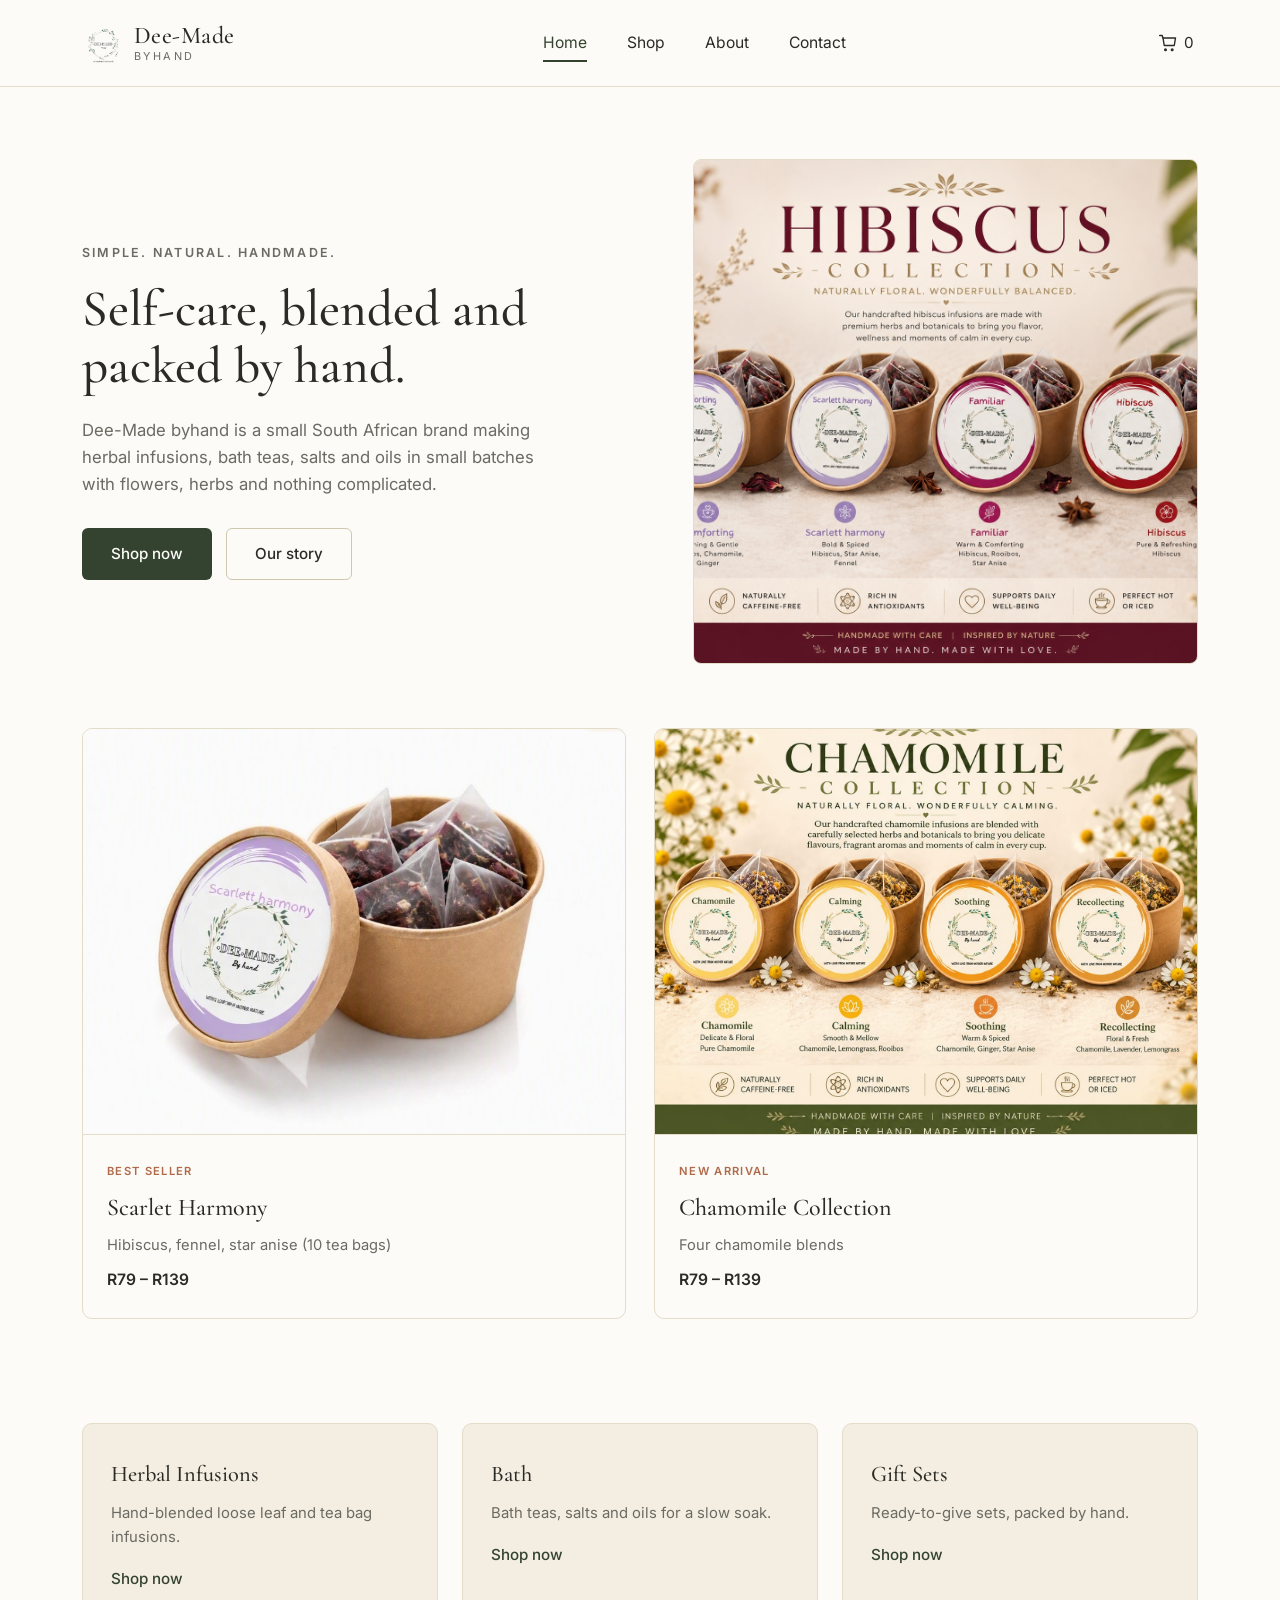
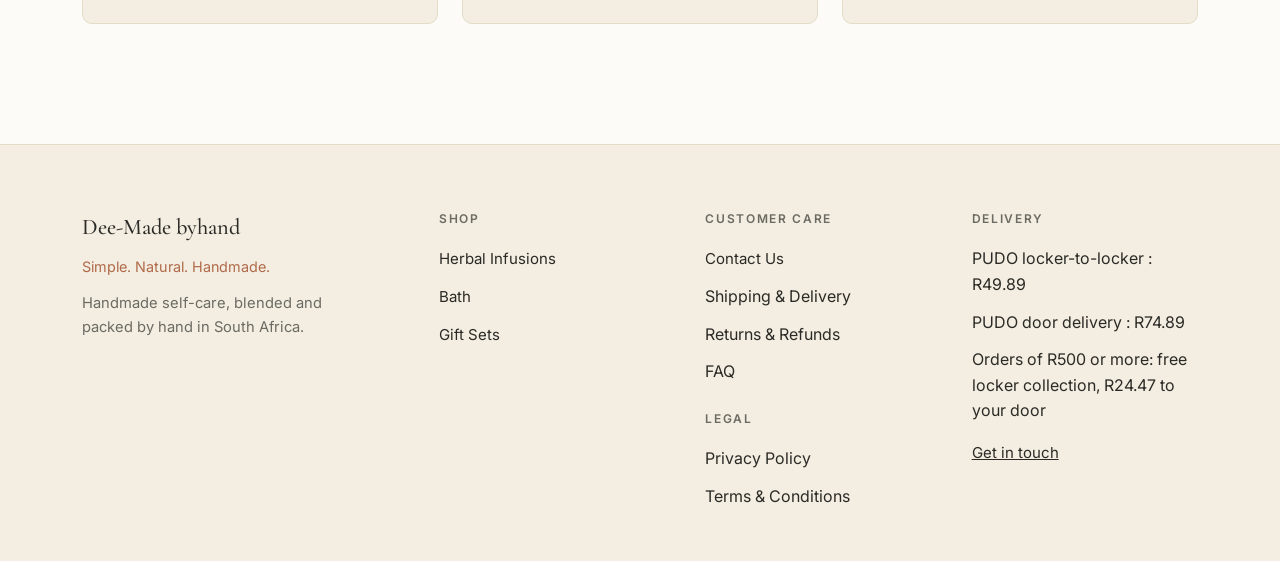
<file: index.html>
<!DOCTYPE html>
<html lang="en">
<head>
  <meta charset="UTF-8" />
  <meta name="viewport" content="width=device-width, initial-scale=1.0" />
  <title>Dee-Made byhand | Self-care, blended and packed by hand</title>
  <link rel="preconnect" href="https://fonts.googleapis.com">
  <link href="https://fonts.googleapis.com/css2?family=Cormorant+Garamond:wght@500;600&family=Inter:wght@400;500;600&display=swap" rel="stylesheet">
  <link rel="stylesheet" href="style.css" />
</head>
<body>

  <!-- ===== Header ===== -->
  <header class="site-header">
    <div class="nav-wrap">
      <a href="index.html" class="logo">
          <img src="img/dee-made-logo.png" alt="" class="logo-mark" onerror="this.hidden = true" />
        <span class="logo-copy"><span class="logo-main">Dee-Made</span><span class="logo-sub">BYHAND</span></span>
      </a>
      <nav class="nav-links" id="site-navigation">
        <a href="index.html" class="active">Home</a>
        <a href="shop.html">Shop</a>
        <a href="about.html">About</a>
        <a href="contact.html">Contact</a>
      </nav>
      <div class="nav-right">
        <button class="menu-toggle" type="button" aria-expanded="false" aria-controls="site-navigation" aria-label="Open navigation menu"><span></span><span></span><span></span></button>
        <button class="cart-icon cart-toggle" type="button" aria-label="Open shopping cart">
          <svg viewBox="0 0 24 24" fill="none" stroke-width="1.7" stroke-linecap="round" stroke-linejoin="round">
            <path d="M6 6h15l-1.5 9h-12z"></path>
            <path d="M6 6 5 3H2"></path>
            <circle cx="9" cy="20" r="1"></circle>
            <circle cx="17" cy="20" r="1"></circle>
          </svg>
          <span class="cart-count">0</span>
        </button>
      </div>
    </div>
  </header>

  <!-- ===== Hero ===== -->
  <main>
  <section class="hero">
    <div class="container hero-grid">
      <div>
        <div class="eyebrow">SIMPLE. NATURAL. HANDMADE.</div>
        <h1>Self-care, blended and packed by hand.</h1>
        <p>Dee-Made byhand is a small South African brand making herbal infusions, bath teas, salts and oils in small batches with flowers,
           herbs and nothing complicated.</p>
        <div class="hero-actions">
          <a href="shop.html" class="btn btn-primary">Shop now</a>
          <a href="about.html" class="btn btn-outline">Our story</a>
        </div>
      </div>
      <div class="placeholder-box image-box">
        <img src="img/hibiscus-collection-banner.jpg" alt="Hibiscus Collection banner" />
      </div>
    </div>
  </section>

  <!-- ===== Featured products ===== -->
  <section class="featured-products">
    <div class="container">
      <div class="product-grid">

        <div class="product-card">
          <div class="placeholder-box image-box">
            <img src="img/scarlett-harmony-tin.jpg" alt="Scarlet Harmony tin" />
          </div>
          <div class="product-card-body">
            <div class="badge">Best seller</div>
            <h3>Scarlet Harmony</h3>
            <p class="desc">Hibiscus, fennel, star anise (10 tea bags)</p>
            <div class="price">R79 – R139</div>
          </div>
        </div>

        <div class="product-card">
          <div class="placeholder-box image-box">
            <img src="img/Chamomile Collection.jpeg" alt="Chamomile Collection cup" />
          </div>
          <div class="product-card-body">
            <div class="badge">New arrival</div>
            <h3>Chamomile Collection</h3>
            <p class="desc">Four chamomile blends</p>
            <div class="price">R79 – R139</div>
          </div>
        </div>

      </div>
    </div>
  </section>
  </main>

  <!-- ===== Categories ===== -->
  <section class="categories">
    <div class="container">
      <div class="category-grid">

        <div class="category-card">
          <h3>Herbal Infusions</h3>
          <p>Hand-blended loose leaf and tea bag infusions.</p>
          <a href="shop.html" class="shop-link">Shop now </a>
        </div>

        <div class="category-card">
          <h3>Bath</h3>
          <p>Bath teas, salts and oils for a slow soak.</p>
          <a href="shop.html" class="shop-link">Shop now </a>
        </div>

        <div class="category-card">
          <h3>Gift Sets</h3>
          <p>Ready-to-give sets, packed by hand.</p>
          <a href="shop.html" class="shop-link">Shop now </a>
        </div>

      </div>
    </div>
  </section>

  <!-- ===== Footer ===== -->
  <footer class="site-footer">
    <div class="container footer-grid">

      <div class="footer-brand">
        <h3>Dee-Made byhand</h3>
        <div class="tagline">Simple. Natural. Handmade.</div>
        <p class="desc">Handmade self-care, blended and packed by hand in South Africa.</p>
      </div>

      <div class="footer-col">
        <h4>Shop</h4>
        <ul>
          <li><a href="shop.html">Herbal Infusions</a></li>
          <li><a href="shop.html">Bath</a></li>
          <li><a href="shop.html">Gift Sets</a></li>
        </ul>
      </div>

      <div class="footer-col">
        <h4>Customer Care</h4>
        <ul>
          <li><a href="contact.html">Contact Us</a></li>
          <li>Shipping &amp; Delivery</li>
          <li>Returns &amp; Refunds</li>
          <li>FAQ</li>
        </ul>
        <h4 style="margin-top:24px;">Legal</h4>
        <ul>
          <li>Privacy Policy</li>
          <li>Terms &amp; Conditions</li>
        </ul>
      </div>

      <div class="footer-col">
        <h4>Delivery</h4>
        <ul>
          <li>PUDO locker-to-locker : R49.89</li>
          <li>PUDO door delivery : R74.89</li>
          <li>Orders of R500 or more: free locker collection, R24.47 to your door</li>
        </ul>
        <ul style="margin-top:16px;">
          <li><a href="contact.html" class="underline">Get in touch</a></li>
        </ul>
      </div>

    </div>
  </footer>

  <div class="cart-drawer" aria-hidden="true">
    <div class="cart-backdrop"></div>
    <aside class="cart-panel" aria-labelledby="cart-title">
      <div class="cart-header"><h2 id="cart-title">Your cart</h2><button class="cart-close" type="button" aria-label="Close shopping cart">Close</button></div>
      <div class="cart-items"></div>
      <p class="cart-empty">Your cart is empty.</p>
      <div class="cart-summary"><span>Total</span><strong class="cart-total-value">R0.00</strong></div>
      <button class="btn whatsapp-button" type="button">Request payment via WhatsApp</button>
      <p class="cart-notice" role="status"></p>
    </aside>
  </div>
  <script src="cart.js"></script>

</body>
</html>
</file>
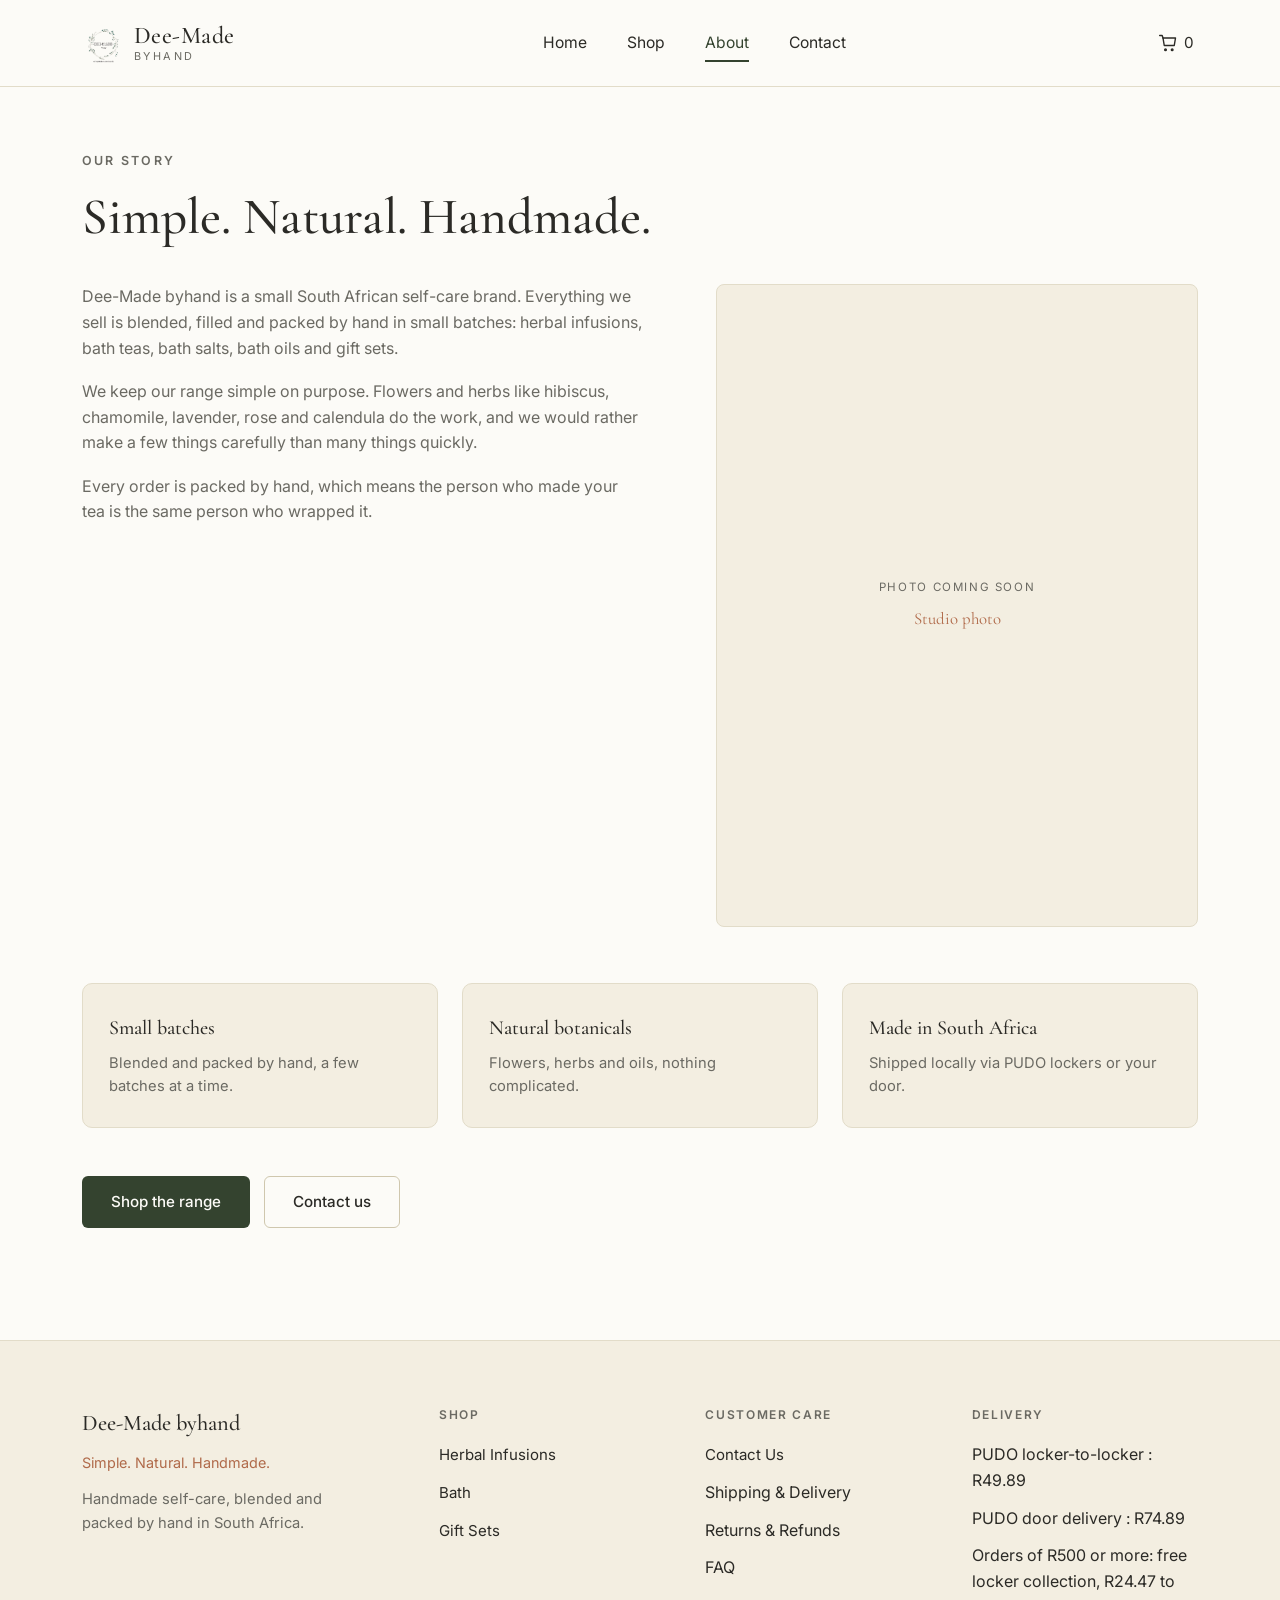
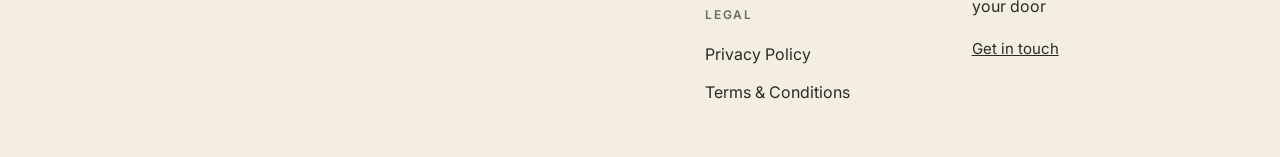
<file: about.html>
<!DOCTYPE html>
<html lang="en">
<head>
  <meta charset="UTF-8" />
  <meta name="viewport" content="width=device-width, initial-scale=1.0" />
  <title>About | Dee-Made byhand</title>
  <link rel="preconnect" href="https://fonts.googleapis.com">
  <link href="https://fonts.googleapis.com/css2?family=Cormorant+Garamond:wght@500;600&family=Inter:wght@400;500;600&display=swap" rel="stylesheet">
  <link rel="stylesheet" href="style.css" />
</head>
<body>

  <!-- ===== Header ===== -->
  <header class="site-header">
    <div class="nav-wrap">
      <a href="index.html" class="logo">
          <img src="img/dee-made-logo.png" alt="" class="logo-mark" onerror="this.hidden = true" />
        <span class="logo-copy"><span class="logo-main">Dee-Made</span><span class="logo-sub">BYHAND</span></span>
      </a>
      <nav class="nav-links" id="site-navigation">
        <a href="index.html">Home</a>
        <a href="shop.html">Shop</a>
        <a href="about.html" class="active">About</a>
        <a href="contact.html">Contact</a>
      </nav>
      <div class="nav-right">
        <button class="menu-toggle" type="button" aria-expanded="false" aria-controls="site-navigation" aria-label="Open navigation menu"><span></span><span></span><span></span></button>
        <button class="cart-icon cart-toggle" type="button" aria-label="Open shopping cart">
          <svg viewBox="0 0 24 24" fill="none" stroke-width="1.7" stroke-linecap="round" stroke-linejoin="round">
            <path d="M6 6h15l-1.5 9h-12z"></path>
            <path d="M6 6 5 3H2"></path>
            <circle cx="9" cy="20" r="1"></circle>
            <circle cx="17" cy="20" r="1"></circle>
          </svg>
          <span class="cart-count">0</span>
        </button>
      </div>
    </div>
  </header>

  <!-- ===== Story ===== -->
  <main>
  <section class="page-header">
    <div class="container">
      <div class="eyebrow">OUR STORY</div>
      <h1>Simple. Natural. Handmade.</h1>
    </div>
  </section>

  <section class="about-story">
    <div class="container about-grid">
      <div>
        <p>Dee-Made byhand is a small South African self-care brand. Everything we sell is blended, filled and packed by hand in small batches: herbal infusions, bath teas, bath salts, bath oils and gift sets.</p>
        <p>We keep our range simple on purpose. Flowers and herbs like hibiscus, chamomile, lavender, rose and calendula do the work, and we would rather make a few things carefully than many things quickly.</p>
        <p>Every order is packed by hand, which means the person who made your tea is the same person who wrapped it.</p>
      </div>
      <div class="placeholder-box">
        <span class="ph-label">Photo coming soon</span>
        <span class="ph-caption">Studio photo</span>
      </div>
    </div>
  </section>
  </main>

  <!-- ===== Feature cards ===== -->
  <section>
    <div class="container">
      <div class="feature-grid">

        <div class="feature-card">
          <h3>Small batches</h3>
          <p>Blended and packed by hand, a few batches at a time.</p>
        </div>

        <div class="feature-card">
          <h3>Natural botanicals</h3>
          <p>Flowers, herbs and oils, nothing complicated.</p>
        </div>

        <div class="feature-card">
          <h3>Made in South Africa</h3>
          <p>Shipped locally via PUDO lockers or your door.</p>
        </div>

      </div>

      <div class="about-actions">
        <a href="shop.html" class="btn btn-primary">Shop the range</a>
        <a href="contact.html" class="btn btn-outline">Contact us</a>
      </div>
    </div>
  </section>

  <!-- ===== Footer ===== -->
  <footer class="site-footer">
    <div class="container footer-grid">

      <div class="footer-brand">
        <h3>Dee-Made byhand</h3>
        <div class="tagline">Simple. Natural. Handmade.</div>
        <p class="desc">Handmade self-care, blended and packed by hand in South Africa.</p>
      </div>

      <div class="footer-col">
        <h4>Shop</h4>
        <ul>
          <li><a href="shop.html#herbal-infusions">Herbal Infusions</a></li>
          <li><a href="shop.html#bath">Bath</a></li>
          <li><a href="shop.html#gift-sets">Gift Sets</a></li>
        </ul>
      </div>

      <div class="footer-col">
        <h4>Customer Care</h4>
        <ul>
          <li><a href="contact.html">Contact Us</a></li>
          <li>Shipping &amp; Delivery</li>
          <li>Returns &amp; Refunds</li>
          <li>FAQ</li>
        </ul>
        <h4 style="margin-top:24px;">Legal</h4>
        <ul>
          <li>Privacy Policy</li>
          <li>Terms &amp; Conditions</li>
        </ul>
      </div>

      <div class="footer-col">
        <h4>Delivery</h4>
        <ul>
          <li>PUDO locker-to-locker : R49.89</li>
          <li>PUDO door delivery : R74.89</li>
          <li>Orders of R500 or more: free locker collection, R24.47 to your door</li>
        </ul>
        <ul style="margin-top:16px;">
          <li><a href="contact.html" class="underline">Get in touch</a></li>
        </ul>
      </div>

    </div>
  </footer>

  <div class="cart-drawer" aria-hidden="true">
    <div class="cart-backdrop"></div>
    <aside class="cart-panel" aria-labelledby="cart-title"><div class="cart-header"><h2 id="cart-title">Your cart</h2><button class="cart-close" type="button" aria-label="Close shopping cart">Close</button></div><div class="cart-items"></div><p class="cart-empty">Your cart is empty.</p><div class="cart-summary"><span>Total</span><strong class="cart-total-value">R0.00</strong></div><button class="btn whatsapp-button" type="button">Request payment via WhatsApp</button><p class="cart-notice" role="status"></p></aside>
  </div>
  <script src="cart.js"></script>

</body>
</html>
</file>
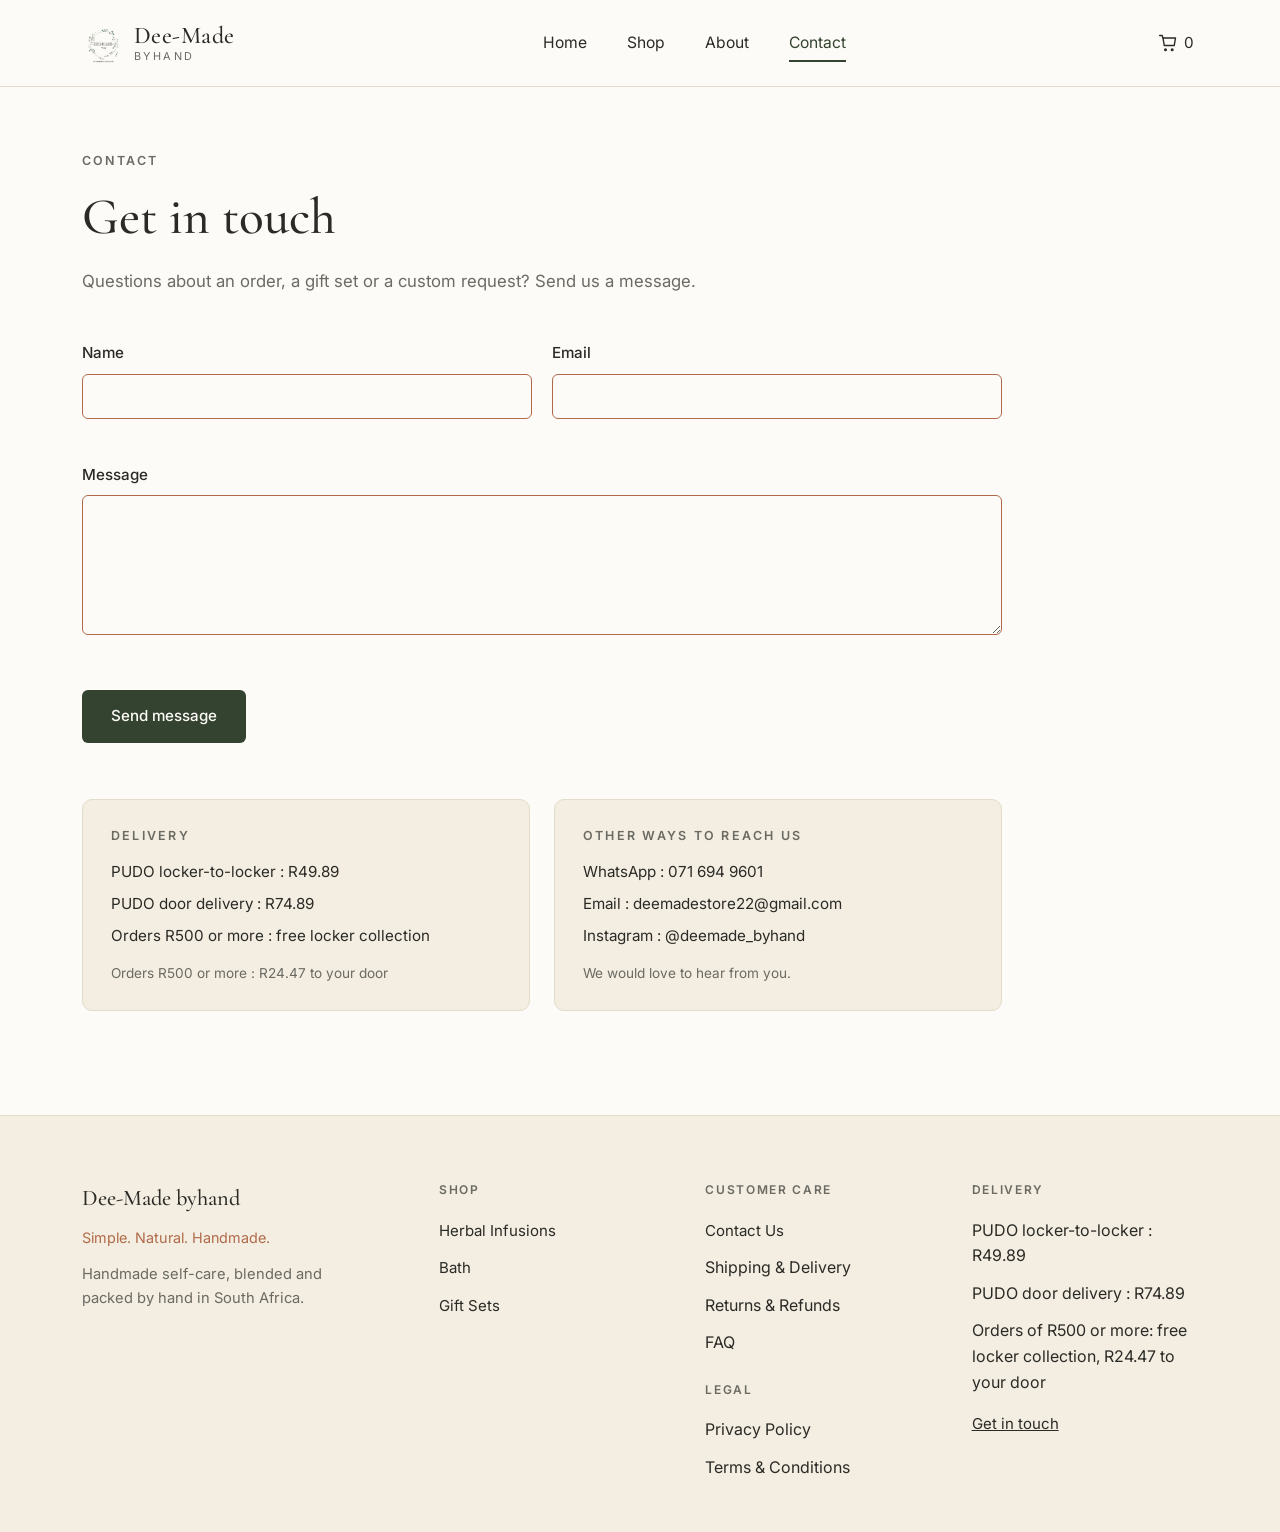
<file: contact.html>
<!DOCTYPE html>
<html lang="en">
<head>
  <meta charset="UTF-8" />
  <meta name="viewport" content="width=device-width, initial-scale=1.0" />
  <title>Contact | Dee-Made byhand</title>
  <link rel="preconnect" href="https://fonts.googleapis.com">
  <link href="https://fonts.googleapis.com/css2?family=Cormorant+Garamond:wght@500;600&family=Inter:wght@400;500;600&display=swap" rel="stylesheet">
  <link rel="stylesheet" href="style.css" />
</head>
<body>

  <!-- ===== Header ===== -->
  <header class="site-header">
    <div class="nav-wrap">
      <a href="index.html" class="logo">
          <img src="img/dee-made-logo.png" alt="" class="logo-mark" onerror="this.hidden = true" />
        <span class="logo-copy"><span class="logo-main">Dee-Made</span><span class="logo-sub">BYHAND</span></span>
      </a>
      <nav class="nav-links" id="site-navigation">
        <a href="index.html">Home</a>
        <a href="shop.html">Shop</a>
        <a href="about.html">About</a>
        <a href="contact.html" class="active">Contact</a>
      </nav>
      <div class="nav-right">
        <button class="menu-toggle" type="button" aria-expanded="false" aria-controls="site-navigation" aria-label="Open navigation menu"><span></span><span></span><span></span></button>
        <button class="cart-icon cart-toggle" type="button" aria-label="Open shopping cart">
          <svg viewBox="0 0 24 24" fill="none" stroke-width="1.7" stroke-linecap="round" stroke-linejoin="round">
            <path d="M6 6h15l-1.5 9h-12z"></path>
            <path d="M6 6 5 3H2"></path>
            <circle cx="9" cy="20" r="1"></circle>
            <circle cx="17" cy="20" r="1"></circle>
          </svg>
          <span class="cart-count">0</span>
        </button>
      </div>
    </div>
  </header>

  <!-- ===== Page header ===== -->
  <main>
  <section class="page-header">
    <div class="container">
      <div class="eyebrow">CONTACT</div>
      <h1>Get in touch</h1>
      <p>Questions about an order, a gift set or a custom request? Send us a message.</p>
    </div>
  </section>

  <!-- ===== Contact form ===== -->
  <section class="contact-section">
    <div class="container">
      <form class="contact-grid contact-form">

        <div class="form-row">
          <div class="field">
            <label for="name">Name</label>
            <input type="text" id="name" name="name" autocomplete="name" required />
          </div>
          <div class="field">
            <label for="email">Email</label>
            <input type="email" id="email" name="email" autocomplete="email" required />
          </div>
        </div>

        <div class="field full">
          <label for="message">Message</label>
          <textarea id="message" name="message" rows="6" minlength="10" required></textarea>
        </div>

        <div>
          <button type="submit" class="btn btn-primary">Send message</button>
        </div>
      </form>
      <p class="form-status" role="status" aria-live="polite"></p>

      <div class="contact-info-grid">
        <div class="info-card">
          <div class="eyebrow">DELIVERY</div>
          <p>PUDO locker-to-locker : R49.89</p>
          <p>PUDO door delivery : R74.89</p>
          <p>Orders R500 or more : free locker collection</p>
          <p>Orders R500 or more : R24.47 to your door</p>
        </div>

        <div class="info-card">
          <div class="eyebrow">OTHER WAYS TO REACH US</div>
          <p>WhatsApp : <a href="https://wa.me/27716949601">071 694 9601</a></p>
          <p>Email : <a href="mailto:deemadestore22@gmail.com">deemadestore22@gmail.com</a></p>
          <p>Instagram : <a href="https://www.instagram.com/deemade_byhand#" target="_blank" rel="noopener">@deemade_byhand</a></p>
          <p>We would love to hear from you.</p>
        </div>
      </div>
    </div>
  </section>
  </main>

  <!-- ===== Footer ===== -->
  <footer class="site-footer">
    <div class="container footer-grid">

      <div class="footer-brand">
        <h3>Dee-Made byhand</h3>
        <div class="tagline">Simple. Natural. Handmade.</div>
        <p class="desc">Handmade self-care, blended and packed by hand in South Africa.</p>
      </div>

      <div class="footer-col">
        <h4>Shop</h4>
        <ul>
          <li><a href="shop.html#herbal-infusions">Herbal Infusions</a></li>
          <li><a href="shop.html#bath">Bath</a></li>
          <li><a href="shop.html#gift-sets">Gift Sets</a></li>
        </ul>
      </div>

      <div class="footer-col">
        <h4>Customer Care</h4>
        <ul>
          <li><a href="contact.html">Contact Us</a></li>
          <li>Shipping &amp; Delivery</li>
          <li>Returns &amp; Refunds</li>
          <li>FAQ</li>
        </ul>
        <h4 style="margin-top:24px;">Legal</h4>
        <ul>
          <li>Privacy Policy</li>
          <li>Terms &amp; Conditions</li>
        </ul>
      </div>

      <div class="footer-col">
        <h4>Delivery</h4>
        <ul>
          <li>PUDO locker-to-locker : R49.89</li>
          <li>PUDO door delivery : R74.89</li>
          <li>Orders of R500 or more: free locker collection, R24.47 to your door</li>
        </ul>
        <ul style="margin-top:16px;">
          <li><a href="contact.html" class="underline">Get in touch</a></li>
        </ul>
      </div>

    </div>
  </footer>

  <div class="cart-drawer" aria-hidden="true">
    <div class="cart-backdrop"></div>
    <aside class="cart-panel" aria-labelledby="cart-title"><div class="cart-header"><h2 id="cart-title">Your cart</h2><button class="cart-close" type="button" aria-label="Close shopping cart">Close</button></div><div class="cart-items"></div><p class="cart-empty">Your cart is empty.</p><div class="cart-summary"><span>Total</span><strong class="cart-total-value">R0.00</strong></div><button class="btn whatsapp-button" type="button">Request payment via WhatsApp</button><p class="cart-notice" role="status"></p></aside>
  </div>
  <script src="cart.js"></script>

</body>
</html>
</file>
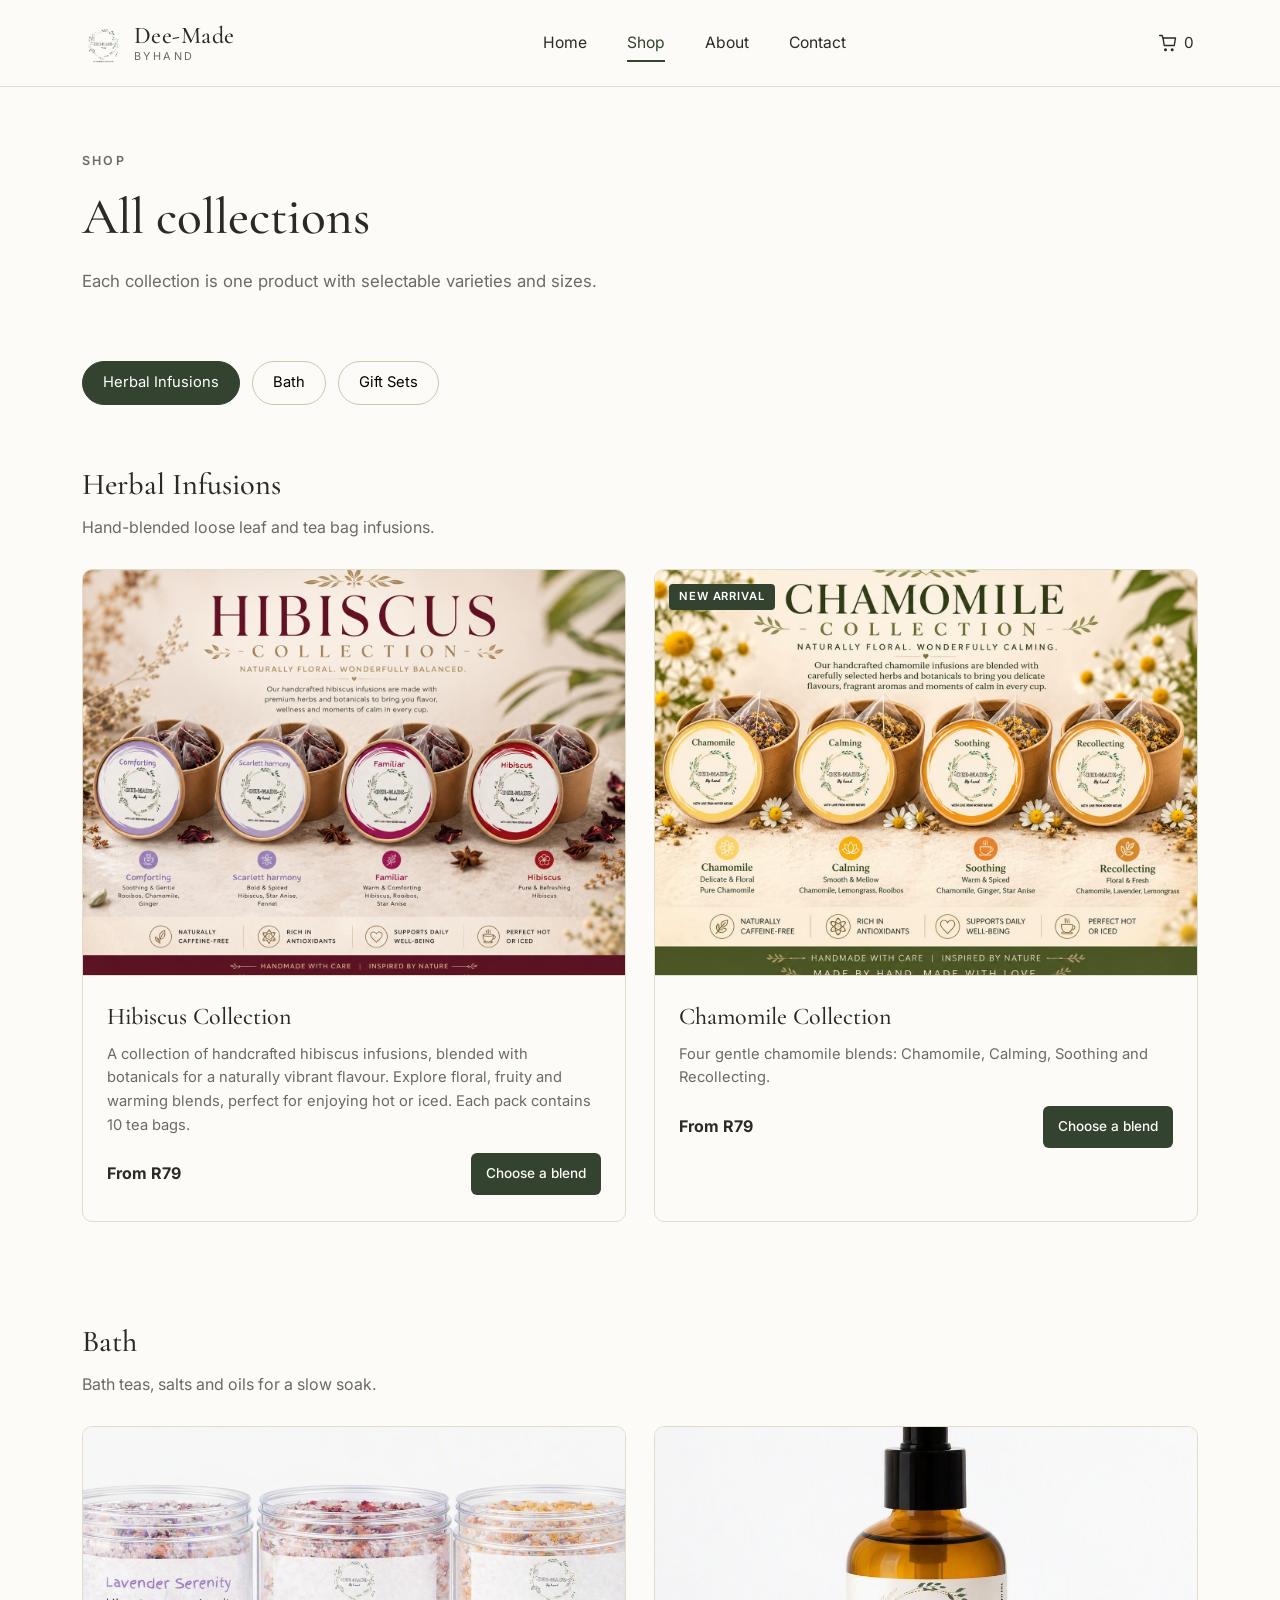
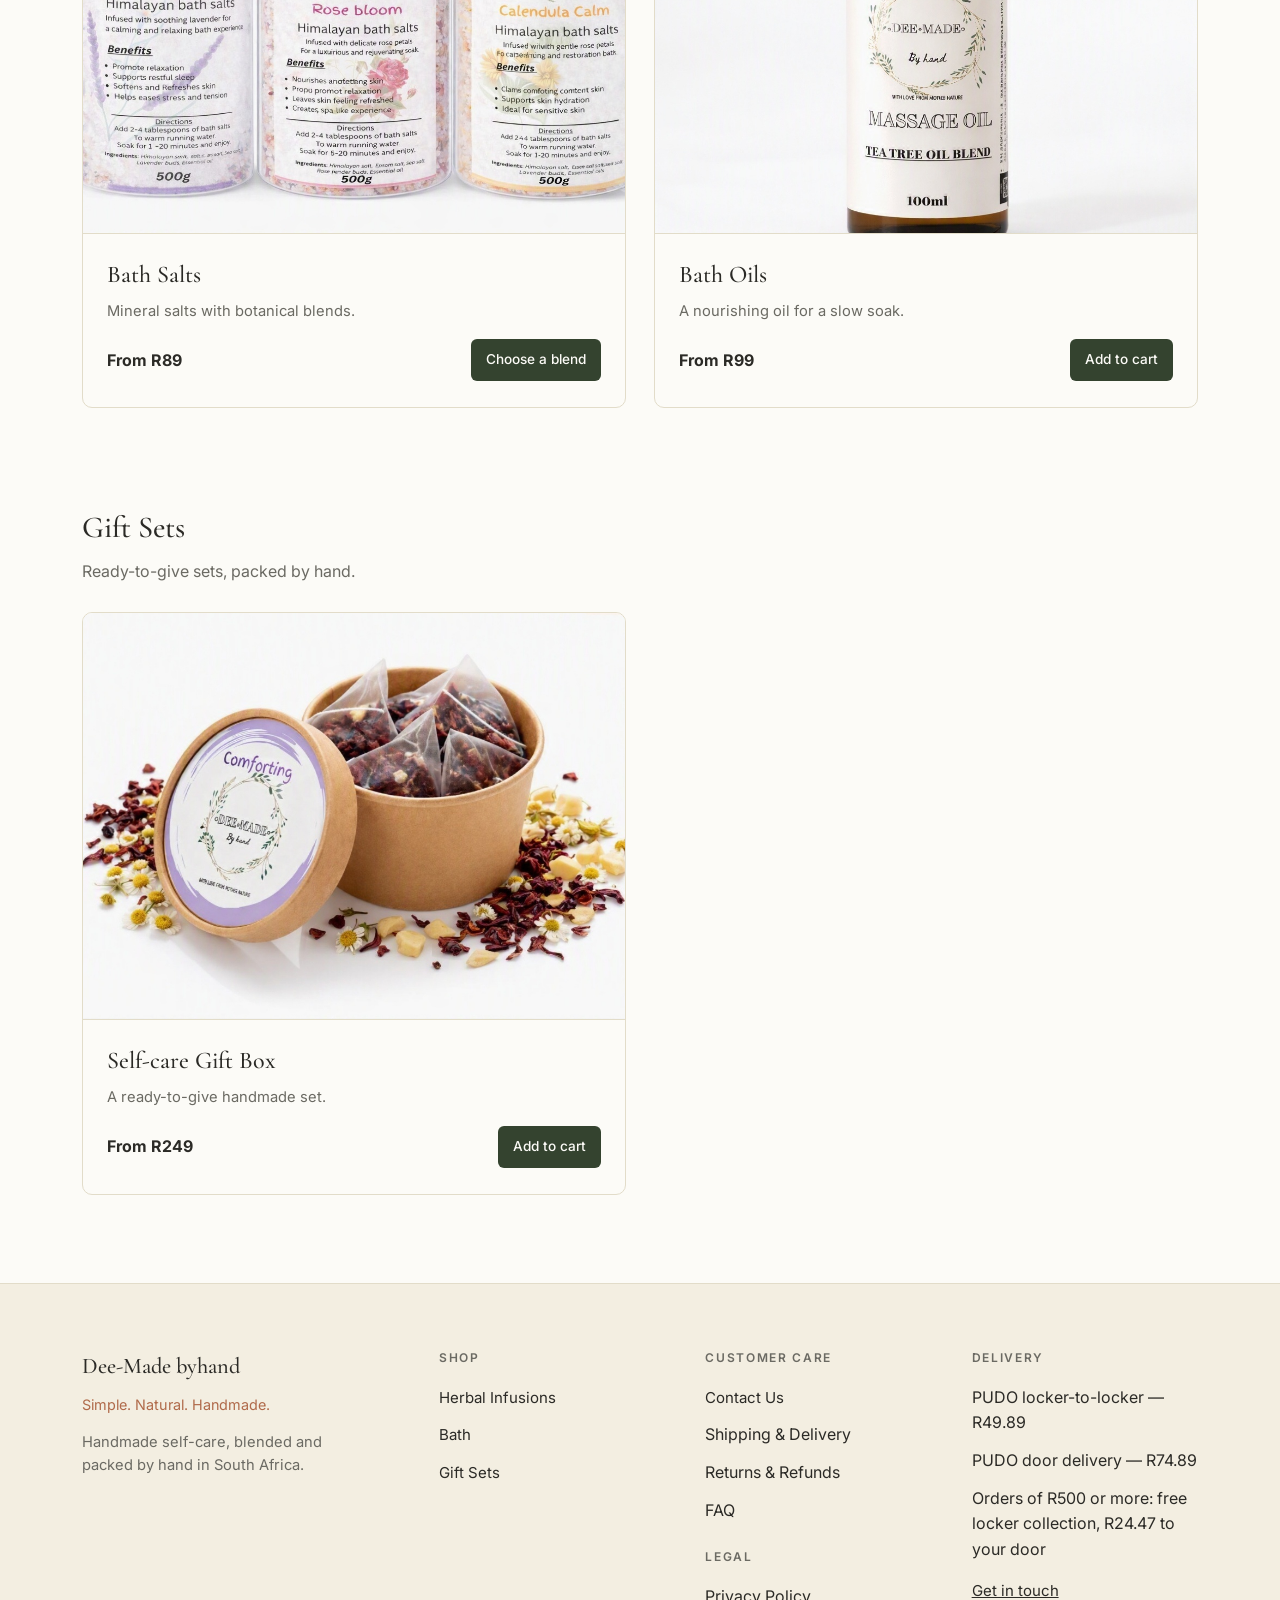
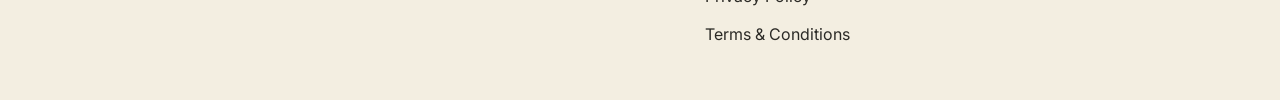
<file: shop.html>
<!DOCTYPE html>
<html lang="en">
<head>
  <meta charset="UTF-8" />
  <meta name="viewport" content="width=device-width, initial-scale=1.0" />
  <title>Shop | Dee-Made byhand</title>
  <link rel="preconnect" href="https://fonts.googleapis.com">
  <link href="https://fonts.googleapis.com/css2?family=Cormorant+Garamond:wght@500;600&family=Inter:wght@400;500;600&display=swap" rel="stylesheet">
  <link rel="stylesheet" href="style.css" />
</head>
<body>

  <!-- ===== Header ===== -->
  <header class="site-header">
    <div class="nav-wrap">
      <a href="index.html" class="logo">
          <img src="img/dee-made-logo.png" alt="" class="logo-mark" onerror="this.hidden = true" />
        <span class="logo-copy"><span class="logo-main">Dee-Made</span><span class="logo-sub">BYHAND</span></span>
      </a>
      <nav class="nav-links" id="site-navigation">
        <a href="index.html">Home</a>
        <a href="shop.html" class="active">Shop</a>
        <a href="about.html">About</a>
        <a href="contact.html">Contact</a>
      </nav>
      <div class="nav-right">
        <button class="menu-toggle" type="button" aria-expanded="false" aria-controls="site-navigation" aria-label="Open navigation menu"><span></span><span></span><span></span></button>
        <button class="cart-icon cart-toggle" type="button" aria-label="Open shopping cart">
          <svg viewBox="0 0 24 24" fill="none" stroke-width="1.7" stroke-linecap="round" stroke-linejoin="round">
            <path d="M6 6h15l-1.5 9h-12z"></path>
            <path d="M6 6 5 3H2"></path>
            <circle cx="9" cy="20" r="1"></circle>
            <circle cx="17" cy="20" r="1"></circle>
          </svg>
          <span class="cart-count">0</span>
        </button>
      </div>
    </div>
  </header>

  <!-- ===== Page header ===== -->
  <section class="page-header">
    <div class="container">
      <div class="eyebrow">SHOP</div>
      <h1>All collections</h1>
      <p>Each collection is one product with selectable varieties and sizes.</p>
    </div>
  </section>

  <!-- ===== Filter pills ===== -->
  <div class="container">
    <div class="filter-pills">
      <button class="pill active">Herbal Infusions</button>
      <button class="pill">Bath</button>
      <button class="pill">Gift Sets</button>
    </div>
  </div>

  <!-- ===== Herbal Infusions ===== -->
  <main>
  <section class="shop-section" id="herbal-infusions">
    <div class="container">
      <h2>Herbal Infusions</h2>
      <p>Hand-blended loose leaf and tea bag infusions.</p>

      <div class="product-grid">
        <div class="product-card">
          <button class="placeholder-box image-box product-image-trigger" type="button" data-select-hibiscus aria-label="Choose a Hibiscus Collection blend">
            <img src="img/hibiscus-collection-banner.jpg" alt="Hibiscus Collection" />
          </button>
          <div class="product-card-body">
            <h3>Hibiscus Collection</h3>
            <p class="desc">A collection of handcrafted hibiscus infusions,
                            blended with botanicals for a naturally vibrant flavour.
                             Explore floral, fruity and warming blends, perfect for enjoying hot or iced.
                             Each pack contains 10 tea bags.</p>
            <div class="product-purchase"><strong>From R79</strong><button class="btn btn-primary" type="button" data-select-hibiscus>Choose a blend</button></div>
          </div>
        </div>

        <div class="product-card" style="position:relative;">
          <span class="badge badge-solid" style="position:absolute; top:14px; left:14px; z-index:1;">New Arrival</span>
          <button class="placeholder-box image-box product-image-trigger" type="button" data-select-chamomile aria-label="Choose a Chamomile Collection blend">
            <img src="img/Chamomile Collection.jpeg" alt="Chamomile Collection" />
          </button>
          <div class="product-card-body">
            <h3>Chamomile Collection</h3>
            <p class="desc">Four gentle chamomile blends: Chamomile, Calming, Soothing and Recollecting.</p>
            <div class="product-purchase"><strong>From R79</strong><button class="btn btn-primary" type="button" data-select-chamomile>Choose a blend</button></div>
          </div>
        </div>
      </div>
    </div>
  </section>

  <!-- ===== Bath ===== -->
  <section class="shop-section" id="bath">
    <div class="container">
      <h2>Bath</h2>
      <p>Bath teas, salts and oils for a slow soak.</p>

      <div class="product-grid">
        <div class="product-card">
          <button class="placeholder-box image-box product-image-trigger" type="button" data-select-bath-salts aria-label="Choose a Bath Salts blend">
            <img src="img/bath-salts-trio.jpg" alt="Lavender Serenity, Rose Bloom and Calendula Calm bath salts" />
          </button>
          <div class="product-card-body">
            <h3>Bath Salts</h3>
            <p class="desc">Mineral salts with botanical blends.</p>
            <div class="product-purchase"><strong>From R89</strong><button class="btn btn-primary" type="button" data-select-bath-salts>Choose a blend</button></div>
          </div>
        </div>

        <div class="product-card">
          <div class="placeholder-box image-box">
            <img src="img/massage-oil-tea-tree.jpg" alt="Bath Oils" />
          </div>
          <div class="product-card-body">
            <h3>Bath Oils</h3>
            <p class="desc">A nourishing oil for a slow soak.</p>
            <div class="product-purchase"><strong>From R99</strong><button class="btn btn-primary" type="button" data-add-to-cart data-product="Bath Oils" data-price="99">Add to cart</button></div>
          </div>
        </div>
      </div>
    </div>
  </section>

  <!-- ===== Gift Sets ===== -->
  <section class="shop-section" id="gift-sets">
    <div class="container">
      <h2>Gift Sets</h2>
      <p>Ready-to-give sets, packed by hand.</p>

      <div class="product-grid">
        <div class="product-card">
          <div class="placeholder-box image-box">
            <img src="img/comforting-tin.jpg" alt="Self-care Gift Box" />
          </div>
          <div class="product-card-body">
            <h3>Self-care Gift Box</h3>
            <p class="desc">A ready-to-give handmade set.</p>
            <div class="product-purchase"><strong>From R249</strong><button class="btn btn-primary" type="button" data-add-to-cart data-product="Self-care Gift Box" data-price="249">Add to cart</button></div>
          </div>
        </div>
      </div>
    </div>
  </section>
  </main>

  <!-- ===== Footer ===== -->
  <footer class="site-footer">
    <div class="container footer-grid">

      <div class="footer-brand">
        <h3>Dee-Made byhand</h3>
        <div class="tagline">Simple. Natural. Handmade.</div>
        <p class="desc">Handmade self-care, blended and packed by hand in South Africa.</p>
      </div>

      <div class="footer-col">
        <h4>Shop</h4>
        <ul>
          <li><a href="shop.html#herbal-infusions">Herbal Infusions</a></li>
          <li><a href="shop.html#bath">Bath</a></li>
          <li><a href="shop.html#gift-sets">Gift Sets</a></li>
        </ul>
      </div>

      <div class="footer-col">
        <h4>Customer Care</h4>
        <ul>
          <li><a href="contact.html">Contact Us</a></li>
          <li>Shipping &amp; Delivery</li>
          <li>Returns &amp; Refunds</li>
          <li>FAQ</li>
        </ul>
        <h4 style="margin-top:24px;">Legal</h4>
        <ul>
          <li>Privacy Policy</li>
          <li>Terms &amp; Conditions</li>
        </ul>
      </div>

      <div class="footer-col">
        <h4>Delivery</h4>
        <ul>
          <li>PUDO locker-to-locker — R49.89</li>
          <li>PUDO door delivery — R74.89</li>
          <li>Orders of R500 or more: free locker collection, R24.47 to your door</li>
        </ul>
        <ul style="margin-top:16px;">
          <li><a href="contact.html" class="underline">Get in touch</a></li>
        </ul>
      </div>

    </div>
  </footer>

  <div class="cart-drawer" aria-hidden="true">
    <div class="cart-backdrop"></div>
    <aside class="cart-panel" aria-labelledby="cart-title"><div class="cart-header"><h2 id="cart-title">Your cart</h2><button class="cart-close" type="button" aria-label="Close shopping cart">Close</button></div><div class="cart-items"></div><p class="cart-empty">Your cart is empty.</p><div class="cart-summary"><span>Total</span><strong class="cart-total-value">R0.00</strong></div><button class="btn whatsapp-button" type="button">Request payment via WhatsApp</button><p class="cart-notice" role="status"></p></aside>
  </div>

  <div class="salt-picker" aria-hidden="true">
    <div class="salt-picker-backdrop"></div>
    <section class="salt-picker-panel" role="dialog" aria-modal="true" aria-labelledby="salt-picker-title">
      <div class="salt-picker-header">
        <div>
          <div class="eyebrow">BATH SALTS</div>
          <h2 id="salt-picker-title">Choose your blend</h2>
        </div>
        <button class="salt-picker-close" type="button" aria-label="Close Bath Salts choices">Close</button>
      </div>
      <div class="salt-options">
        <button class="salt-option" type="button" data-salt-name="Lavender Serenity" data-salt-price="89">
          <strong>Lavender Serenity</strong>
          <span>Calming lavender for a restful soak</span>
          <small>R89</small>
        </button>
        <button class="salt-option" type="button" data-salt-name="Rose Bloom" data-salt-price="89">
          <strong>Rose Bloom</strong>
          <span>Delicate rose petals for a luxurious soak</span>
          <small>R89</small>
        </button>
        <button class="salt-option" type="button" data-salt-name="Calendula Calm" data-salt-price="89">
          <strong>Calendula Calm</strong>
          <span>Gentle calendula for comforting care</span>
          <small>R89</small>
        </button>
      </div>
    </section>
  </div>

  <div class="hibiscus-picker" aria-hidden="true">
    <div class="hibiscus-picker-backdrop salt-picker-backdrop"></div>
    <section class="salt-picker-panel" role="dialog" aria-modal="true" aria-labelledby="hibiscus-picker-title">
      <div class="salt-picker-header">
        <div>
          <div class="eyebrow">HIBISCUS COLLECTION</div>
          <h2 id="hibiscus-picker-title">Choose a blend</h2>
        </div>
        <button class="hibiscus-picker-close salt-picker-close" type="button" aria-label="Close Hibiscus Collection choices">Close</button>
      </div>
      <div class="salt-options">
        <button class="salt-option" type="button" data-hibiscus-name="Comforting" data-hibiscus-price="79">
          <strong>Comforting</strong>
          <span>Rooibos, chamomile and ginger - 10 tea bags</span>
          <small>R79</small>
        </button>
        <button class="salt-option" type="button" data-hibiscus-name="Scarlett Harmony" data-hibiscus-price="79">
          <strong>Scarlett Harmony</strong>
          <span>Hibiscus, star anise and fennel - 10 tea bags</span>
          <small>R79</small>
        </button>
        <button class="salt-option" type="button" data-hibiscus-name="Familiar" data-hibiscus-price="79">
          <strong>Familiar</strong>
          <span>Hibiscus, rooibos and star anise - 10 tea bags</span>
          <small>R79</small>
        </button>
        <button class="salt-option" type="button" data-hibiscus-name="Hibiscus" data-hibiscus-price="79">
          <strong>Hibiscus</strong>
          <span>Pure, refreshing hibiscus petals - 10 tea bags</span>
          <small>R79</small>
        </button>
      </div>
    </section>
  </div>

  <div class="chamomile-picker" aria-hidden="true">
    <div class="chamomile-picker-backdrop salt-picker-backdrop"></div>
    <section class="salt-picker-panel" role="dialog" aria-modal="true" aria-labelledby="chamomile-picker-title">
      <div class="salt-picker-header">
        <div>
          <div class="eyebrow">CHAMOMILE COLLECTION</div>
          <h2 id="chamomile-picker-title">Choose a blend</h2>
        </div>
        <button class="chamomile-picker-close salt-picker-close" type="button" aria-label="Close Chamomile Collection choices">Close</button>
      </div>
      <div class="salt-options">
        <button class="salt-option" type="button" data-chamomile-name="Chamomile" data-chamomile-price="79">
          <strong>Chamomile</strong>
          <span>A soft, naturally sweet infusion with a gentle floral aroma</span>
          <small>R79</small>
        </button>
        <button class="salt-option" type="button" data-chamomile-name="Calming" data-chamomile-price="79">
          <strong>Calming</strong>
          <span>A mellow blend of soothing botanicals for quiet moments</span>
          <small>R79</small>
        </button>
        <button class="salt-option" type="button" data-chamomile-name="Soothing" data-chamomile-price="79">
          <strong>Soothing</strong>
          <span>Comforting chamomile with delicate herbs for an easy unwind</span>
          <small>R79</small>
        </button>
        <button class="salt-option salt-option-with-image" type="button" data-chamomile-name="Recollecting" data-chamomile-price="79">
          <img src="img/recollecting.jpeg" alt="Recollecting blend" />
          <strong>Recollecting</strong>
          <span>Chamomile, lavender and lemongrass create a light floral infusion with fresh citrus notes and a soft, aromatic finish</span>
          <small>R79</small>
        </button>
      </div>
    </section>
  </div>
  <script src="cart.js?v=2"></script>

  <script>
    // Simple pill filter: clicking a pill scrolls to that section
    document.querySelectorAll('.pill').forEach((pill, i) => {
      const targets = ['herbal-infusions', 'bath', 'gift-sets'];
      pill.addEventListener('click', () => {
        document.querySelectorAll('.pill').forEach(p => p.classList.remove('active'));
        pill.classList.add('active');
        const el = document.getElementById(targets[i]);
        if (el) el.scrollIntoView({ behavior: 'smooth', block: 'start' });
      });
    });
  </script>

</body>
</html>
</file>
<file: style.css>
/* ============================================
   Dee-Made byhand — shared stylesheet
   ============================================ */

:root {
  --color-bg: #fcfbf7;
  --color-bg-alt: #f3eee1;
  --color-card: #efe9db;
  --color-text: #2b2a26;
  --color-text-muted: #6b6a63;
  --color-green: #34432f;
  --color-green-dark: #29341f;
  --color-rust: #b06a4a;
  --color-border: #e2dcc9;
  --font-serif: "Cormorant Garamond", Georgia, serif;
  --font-sans: "Inter", -apple-system, BlinkMacSystemFont, "Segoe UI", sans-serif;
  --max-width: 1180px;
}

* {
  margin: 0;
  padding: 0;
  box-sizing: border-box;
}

html {
  scroll-behavior: smooth;
}

body {
  font-family: var(--font-sans);
  background: var(--color-bg);
  color: var(--color-text);
  line-height: 1.6;
  -webkit-font-smoothing: antialiased;
}

img {
  max-width: 100%;
  display: block;
}

a {
  color: inherit;
  text-decoration: none;
}

ul {
  list-style: none;
}

.container {
  width: 100%;
  max-width: var(--max-width);
  margin: 0 auto;
  padding: 0 32px;
}

/* ---------- Buttons ---------- */

.btn {
  display: inline-flex;
  align-items: center;
  justify-content: center;
  gap: 6px;
  padding: 13px 28px;
  font-size: 0.95rem;
  font-weight: 500;
  border-radius: 6px;
  border: 1px solid transparent;
  cursor: pointer;
  transition: all 0.18s ease;
  white-space: nowrap;
}

.btn-primary {
  background: var(--color-green);
  color: #fcfbf7;
}

.btn-primary:hover {
  background: var(--color-green-dark);
}

.btn-outline {
  background: transparent;
  border: 1px solid #cfc7ae;
  color: var(--color-text);
}

.btn-outline:hover {
  background: var(--color-bg-alt);
  border-color: var(--color-green);
}

/* ---------- Header / Nav ---------- */

.site-header {
  border-bottom: 1px solid var(--color-border);
  background: var(--color-bg);
  position: sticky;
  top: 0;
  z-index: 50;
}

.nav-wrap {
  display: flex;
  align-items: center;
  justify-content: space-between;
  padding: 22px 32px;
  max-width: var(--max-width);
  margin: 0 auto;
}

.logo {
  display: flex;
  align-items: center;
  gap: 10px;
  font-family: var(--font-serif);
  line-height: 1.1;
}

.logo-mark {
  width: 42px;
  height: 42px;
  object-fit: contain;
  flex-shrink: 0;
}

.logo-copy,
.logo-main,
.logo-sub {
  display: block;
}

.logo .logo-main {
  font-size: 1.5rem;
  font-weight: 500;
  letter-spacing: 0.02em;
}

.logo .logo-sub {
  font-family: var(--font-sans);
  font-size: 0.68rem;
  letter-spacing: 0.22em;
  color: var(--color-text-muted);
  margin-top: 2px;
}

.nav-links {
  display: flex;
  gap: 40px;
}

.nav-links a {
  font-size: 0.98rem;
  color: var(--color-text);
  position: relative;
  padding: 4px 0;
}

.nav-links a.active,
.nav-links a:hover {
  color: var(--color-green);
}

.nav-links a.active::after {
  content: "";
  position: absolute;
  left: 0;
  right: 0;
  bottom: -2px;
  height: 2px;
  background: var(--color-green);
}

.nav-right {
  display: flex;
  align-items: center;
  gap: 8px;
}

.cart-icon {
  display: flex;
  align-items: center;
  gap: 6px;
  font-size: 0.95rem;
  cursor: pointer;
}

.cart-icon svg {
  width: 20px;
  height: 20px;
  stroke: var(--color-text);
}

/* ---------- Hero ---------- */

.hero {
  padding: 72px 0 56px;
}

.hero-grid {
  display: grid;
  grid-template-columns: 1.1fr 1fr;
  gap: 56px;
  align-items: center;
}

.eyebrow {
  font-size: 0.78rem;
  letter-spacing: 0.18em;
  color: var(--color-text-muted);
  font-weight: 600;
  margin-bottom: 18px;
}

.hero h1,
.page-header h1 {
  font-family: var(--font-serif);
  font-size: 3.2rem;
  font-weight: 500;
  line-height: 1.12;
  margin-bottom: 22px;
}

.hero p,
.page-header p {
  font-size: 1.05rem;
  color: var(--color-text-muted);
  max-width: 480px;
  margin-bottom: 30px;
}

.hero-actions {
  display: flex;
  gap: 14px;
}

.placeholder-box {
  background: var(--color-bg-alt);
  border: 1px solid var(--color-border);
  border-radius: 8px;
  display: flex;
  flex-direction: column;
  align-items: center;
  justify-content: center;
  text-align: center;
  color: var(--color-text-muted);
  aspect-ratio: 1 / 1;
}

.placeholder-box .ph-label {
  font-size: 0.72rem;
  letter-spacing: 0.14em;
  text-transform: uppercase;
  margin-bottom: 10px;
}

.placeholder-box .ph-caption {
  font-family: var(--font-serif);
  font-size: 1.05rem;
  color: var(--color-rust);
}

.image-box {
  padding: 0;
  overflow: hidden;
  background: var(--color-bg-alt);
}

.image-box img {
  width: 100%;
  height: 100%;
  object-fit: cover;
  display: block;
}

.product-image-trigger {
  width: 100%;
  padding: 0;
  border: 0;
  cursor: pointer;
}

.product-image-trigger:hover img {
  opacity: 0.9;
}

/* ---------- Product cards ---------- */

.featured-products {
  padding: 8px 0 64px;
}

.product-grid {
  display: grid;
  grid-template-columns: repeat(2, 1fr);
  gap: 28px;
}

.product-grid.cols-3 {
  grid-template-columns: repeat(3, 1fr);
}

.product-card {
  border: 1px solid var(--color-border);
  border-radius: 10px;
  overflow: hidden;
  background: var(--color-bg);
}

.product-card .placeholder-box {
  border-radius: 0;
  border: none;
  border-bottom: 1px solid var(--color-border);
  aspect-ratio: 4 / 3;
}

.product-card-body {
  padding: 22px 24px 26px;
}

.badge {
  display: inline-block;
  font-size: 0.7rem;
  letter-spacing: 0.12em;
  font-weight: 600;
  text-transform: uppercase;
  color: var(--color-rust);
  margin-bottom: 8px;
}

.badge.badge-solid {
  background: var(--color-green);
  color: #fff;
  padding: 4px 10px;
  border-radius: 4px;
  letter-spacing: 0.08em;
}

.product-card-body h3 {
  font-family: var(--font-serif);
  font-size: 1.5rem;
  font-weight: 500;
  margin-bottom: 6px;
}

.product-card-body .desc {
  color: var(--color-text-muted);
  font-size: 0.92rem;
  margin-bottom: 10px;
}

.price {
  font-weight: 600;
  font-size: 0.98rem;
}

.shop-link {
  color: var(--color-green);
  font-weight: 500;
  font-size: 0.95rem;
}

/* ---------- Category cards ---------- */

.categories {
  padding: 40px 0 80px;
}

.category-grid {
  display: grid;
  grid-template-columns: repeat(3, 1fr);
  gap: 24px;
}

.category-card {
  background: var(--color-bg-alt);
  border: 1px solid var(--color-border);
  border-radius: 10px;
  padding: 32px 28px;
}

.category-card h3 {
  font-family: var(--font-serif);
  font-size: 1.4rem;
  font-weight: 500;
  margin-bottom: 10px;
}

.category-card p {
  color: var(--color-text-muted);
  font-size: 0.93rem;
  margin-bottom: 16px;
}

/* ---------- Page header (Shop/About/Contact) ---------- */

.page-header {
  padding: 64px 0 8px;
}

.page-header p {
  max-width: 640px;
}

/* ---------- Filter pills ---------- */

.filter-pills {
  display: flex;
  gap: 12px;
  padding: 28px 0 8px;
  flex-wrap: wrap;
}

.pill {
  padding: 9px 20px;
  border: 1px solid #cfc7ae;
  border-radius: 999px;
  font-size: 0.92rem;
  cursor: pointer;
  background: transparent;
}

.pill.active {
  background: var(--color-green);
  border-color: var(--color-green);
  color: #fff;
}

/* ---------- Shop sections ---------- */

.shop-section {
  padding: 48px 0;
}

.shop-section h2 {
  font-family: var(--font-serif);
  font-size: 1.9rem;
  font-weight: 500;
  margin-bottom: 6px;
}

.shop-section > .container > p {
  color: var(--color-text-muted);
  margin-bottom: 28px;
}

/* ---------- About page ---------- */

.about-story {
  padding: 8px 0 48px;
}

.about-grid {
  display: grid;
  grid-template-columns: 1.2fr 1fr;
  gap: 56px;
  align-items: start;
}

.about-grid p {
  color: var(--color-text-muted);
  margin-bottom: 18px;
  max-width: 560px;
}

.about-grid .placeholder-box {
  aspect-ratio: 3 / 4;
}

.feature-grid {
  display: grid;
  grid-template-columns: repeat(3, 1fr);
  gap: 24px;
  padding: 8px 0 48px;
}

.feature-card {
  background: var(--color-bg-alt);
  border: 1px solid var(--color-border);
  border-radius: 10px;
  padding: 28px 26px;
}

.feature-card h3 {
  font-family: var(--font-serif);
  font-size: 1.25rem;
  font-weight: 500;
  margin-bottom: 8px;
}

.feature-card p {
  color: var(--color-text-muted);
  font-size: 0.92rem;
}

.about-actions {
  display: flex;
  gap: 14px;
  padding-bottom: 72px;
}

/* ---------- Contact page ---------- */

.contact-section {
  padding: 8px 0 64px;
}

.contact-grid {
  display: grid;
  grid-template-columns: 1fr;
  gap: 24px;
  max-width: 920px;
}

.form-row {
  display: grid;
  grid-template-columns: 1fr 1fr;
  gap: 20px;
  margin-bottom: 20px;
}

.field label {
  display: block;
  font-size: 0.95rem;
  font-weight: 500;
  margin-bottom: 8px;
}

.field input,
.field textarea {
  width: 100%;
  padding: 12px 14px;
  border: 1px solid #cfc7ae;
  border-radius: 6px;
  background: var(--color-bg);
  font-family: var(--font-sans);
  font-size: 0.95rem;
  color: var(--color-text);
  resize: vertical;
}

.field input:focus,
.field textarea:focus {
  outline: none;
  border-color: var(--color-green);
}

.field.full {
  margin-bottom: 24px;
}

.contact-info-grid {
  display: grid;
  grid-template-columns: repeat(2, 1fr);
  gap: 24px;
  margin-top: 56px;
  max-width: 920px;
}

.info-card {
  background: var(--color-bg-alt);
  border: 1px solid var(--color-border);
  border-radius: 10px;
  padding: 26px 28px;
}

.info-card .eyebrow {
  margin-bottom: 14px;
}

.info-card p {
  margin-bottom: 8px;
  font-size: 0.95rem;
}

.info-card p:last-child {
  margin-bottom: 0;
  color: var(--color-text-muted);
  font-size: 0.85rem;
  margin-top: 14px;
}

/* ---------- Footer ---------- */

.site-footer {
  background: var(--color-bg-alt);
  border-top: 1px solid var(--color-border);
  padding: 64px 0 40px;
  margin-top: 40px;
}

.footer-grid {
  display: grid;
  grid-template-columns: 1.4fr 1fr 1fr 1fr;
  gap: 40px;
}

.footer-brand h3 {
  font-family: var(--font-serif);
  font-size: 1.4rem;
  font-weight: 500;
  margin-bottom: 10px;
}

.footer-brand .tagline {
  color: var(--color-rust);
  font-size: 0.9rem;
  margin-bottom: 14px;
}

.footer-brand .desc {
  color: var(--color-text-muted);
  font-size: 0.92rem;
  max-width: 260px;
}

.footer-col h4 {
  font-size: 0.75rem;
  letter-spacing: 0.14em;
  text-transform: uppercase;
  color: var(--color-text-muted);
  font-weight: 600;
  margin-bottom: 18px;
}

.footer-col ul li {
  margin-bottom: 12px;
}

.footer-col ul li a {
  font-size: 0.94rem;
  color: var(--color-text);
}

.footer-col ul li a:hover {
  color: var(--color-green);
}

.footer-col ul li a.underline {
  text-decoration: underline;
}

/* ---------- Responsive ---------- */

@media (max-width: 900px) {
  .hero-grid,
  .about-grid {
    grid-template-columns: 1fr;
  }

  .product-grid,
  .product-grid.cols-3,
  .category-grid,
  .feature-grid,
  .contact-info-grid {
    grid-template-columns: 1fr;
  }

  .footer-grid {
    grid-template-columns: 1fr 1fr;
    gap: 32px;
  }

  .nav-links {
    gap: 20px;
  }

  .form-row {
    grid-template-columns: 1fr;
  }

  .hero h1,
  .page-header h1 {
    font-size: 2.3rem;
  }
}

@media (max-width: 600px) {
  .nav-links {
    display: none;
  }

  .footer-grid {
    grid-template-columns: 1fr;
  }
}

button {
  font: inherit;
}

button:focus-visible,
a:focus-visible,
input:focus-visible,
textarea:focus-visible {
  outline: 3px solid var(--color-rust);
  outline-offset: 3px;
}

.menu-toggle {
  display: none;
  width: 36px;
  height: 32px;
  background: transparent;
  border: 0;
  padding: 6px 4px;
  cursor: pointer;
}

.menu-toggle span {
  display: block;
  width: 26px;
  height: 2px;
  margin: 4px auto;
  background: var(--color-text);
}

.cart-icon {
  background: transparent;
  border: 0;
  color: var(--color-text);
  padding: 4px;
}

.cart-count {
  font-size: 0.95rem;
}

.product-purchase {
  display: flex;
  align-items: center;
  justify-content: space-between;
  gap: 16px;
  margin-top: 16px;
}

.product-purchase .btn {
  padding: 9px 14px;
  font-size: 0.85rem;
}

.cart-drawer {
  visibility: hidden;
  position: fixed;
  inset: 0;
  z-index: 100;
}

.cart-drawer.is-open {
  visibility: visible;
}

.cart-backdrop {
  position: absolute;
  inset: 0;
  background: rgba(43, 42, 38, 0.35);
  opacity: 0;
  transition: opacity 0.2s ease;
}

.cart-drawer.is-open .cart-backdrop {
  opacity: 1;
}

.cart-panel {
  position: absolute;
  top: 0;
  right: 0;
  width: min(420px, 100%);
  height: 100%;
  padding: 28px;
  background: var(--color-bg);
  box-shadow: -10px 0 30px rgba(43, 42, 38, 0.12);
  transform: translateX(100%);
  transition: transform 0.2s ease;
  overflow-y: auto;
}

.cart-drawer.is-open .cart-panel {
  transform: translateX(0);
}

.salt-picker {
  visibility: hidden;
  position: fixed;
  inset: 0;
  z-index: 90;
}

.hibiscus-picker {
  visibility: hidden;
  position: fixed;
  inset: 0;
  z-index: 90;
}

.chamomile-picker {
  visibility: hidden;
  position: fixed;
  inset: 0;
  z-index: 90;
}

.salt-picker.is-open,
.hibiscus-picker.is-open,
.chamomile-picker.is-open {
  visibility: visible;
}

.salt-picker-backdrop {
  position: absolute;
  inset: 0;
  background: rgba(43, 42, 38, 0.35);
  opacity: 0;
  transition: opacity 0.2s ease;
}

.salt-picker.is-open .salt-picker-backdrop,
.hibiscus-picker.is-open .salt-picker-backdrop,
.chamomile-picker.is-open .salt-picker-backdrop {
  opacity: 1;
}

.salt-picker-panel {
  position: relative;
  width: min(560px, calc(100% - 32px));
  margin: 10vh auto 0;
  padding: 28px;
  background: var(--color-bg);
  border: 1px solid var(--color-border);
  border-radius: 10px;
  box-shadow: 0 18px 50px rgba(43, 42, 38, 0.18);
  transform: translateY(-12px);
  transition: transform 0.2s ease;
}

.salt-picker.is-open .salt-picker-panel,
.hibiscus-picker.is-open .salt-picker-panel,
.chamomile-picker.is-open .salt-picker-panel {
  transform: translateY(0);
}

.salt-picker-header {
  display: flex;
  align-items: flex-start;
  justify-content: space-between;
  gap: 20px;
  margin-bottom: 24px;
}

.salt-picker-header .eyebrow {
  margin-bottom: 6px;
}

.salt-picker-header h2 {
  font-family: var(--font-serif);
  font-size: 2rem;
  font-weight: 500;
}

.salt-picker-close {
  border: 0;
  background: transparent;
  color: var(--color-text-muted);
  cursor: pointer;
  padding: 4px;
}

.salt-options {
  display: grid;
  gap: 10px;
}

.salt-option {
  display: grid;
  grid-template-columns: 1fr auto;
  gap: 2px 16px;
  padding: 16px 18px;
  border: 1px solid var(--color-border);
  border-radius: 6px;
  background: var(--color-bg);
  color: var(--color-text);
  text-align: left;
  cursor: pointer;
  transition: border-color 0.18s ease, background 0.18s ease;
}

.salt-option:hover {
  border-color: var(--color-green);
  background: var(--color-bg-alt);
}

.salt-option span {
  color: var(--color-text-muted);
  font-size: 0.88rem;
}

.salt-option small {
  grid-column: 2;
  grid-row: 1 / span 2;
  align-self: center;
  font-weight: 600;
}

.salt-option-with-image {
  grid-template-columns: 72px 1fr auto;
  align-items: center;
}

.salt-option-with-image img {
  width: 72px;
  height: 72px;
  grid-column: 1;
  grid-row: 1 / span 2;
  border-radius: 4px;
  object-fit: cover;
}

.salt-option-with-image strong,
.salt-option-with-image span {
  grid-column: 2;
}

.salt-option-with-image small {
  grid-column: 3;
}

.cart-header,
.cart-summary,
.cart-item,
.cart-item-actions {
  display: flex;
  align-items: center;
}

.cart-header,
.cart-summary {
  justify-content: space-between;
}

.cart-header {
  padding-bottom: 20px;
  border-bottom: 1px solid var(--color-border);
}

.cart-header h2 {
  font-family: var(--font-serif);
  font-size: 1.8rem;
  font-weight: 500;
}

.cart-close,
.remove-item {
  border: 0;
  background: transparent;
  color: var(--color-green);
  cursor: pointer;
  text-decoration: underline;
}

.cart-items {
  margin: 8px 0;
}

.cart-item {
  justify-content: space-between;
  gap: 12px;
  padding: 18px 0;
  border-bottom: 1px solid var(--color-border);
}

.cart-item strong,
.cart-item span {
  display: block;
}

.cart-item span {
  color: var(--color-text-muted);
  font-size: 0.85rem;
}

.cart-item-actions {
  gap: 8px;
  flex-shrink: 0;
}

.quantity-button {
  width: 26px;
  height: 26px;
  border: 1px solid var(--color-border);
  background: var(--color-bg-alt);
  cursor: pointer;
}

.cart-empty {
  color: var(--color-text-muted);
  padding: 28px 0;
}

.cart-summary {
  margin: 24px 0 16px;
  padding-top: 18px;
  border-top: 1px solid var(--color-border);
  font-size: 1.05rem;
}

.whatsapp-button {
  width: 100%;
  margin-top: 10px;
  border-color: #4f8f52;
  background: #4f8f52;
  color: #fff;
}

.whatsapp-button:hover {
  background: #3f7742;
  border-color: #3f7742;
}

.payment-options {
  display: grid;
  grid-template-columns: 1fr 1fr;
  gap: 10px;
}

.payment-options .whatsapp-button,
.payment-options .qr-pay-button,
.payment-options .direct-qr-pay-button {
  width: 100%;
  margin-top: 10px;
  min-height: 52px;
  font-size: 0.82rem;
  white-space: normal;
}

.qr-pay-button {
  background: transparent;
  border-color: var(--color-green);
  color: var(--color-green);
}

.qr-pay-button:hover:not(:disabled) {
  background: var(--color-bg-alt);
}

.qr-pay-button:disabled {
  opacity: 0.5;
  cursor: not-allowed;
}

.direct-qr-pay-button {
  background: transparent;
  border-color: var(--color-rust);
  color: var(--color-rust);
}

.direct-qr-pay-button:hover:not(:disabled) {
  background: var(--color-bg-alt);
}

.direct-qr-pay-button:disabled {
  opacity: 0.5;
  cursor: not-allowed;
}

.qr-payment-modal {
  visibility: hidden;
  position: fixed;
  inset: 0;
  z-index: 120;
}

.qr-payment-modal.is-open {
  visibility: visible;
}

.qr-payment-backdrop {
  position: absolute;
  inset: 0;
  background: rgba(43, 42, 38, 0.35);
  opacity: 0;
  transition: opacity 0.2s ease;
}

.qr-payment-modal.is-open .qr-payment-backdrop {
  opacity: 1;
}

.qr-payment-panel {
  position: relative;
  width: min(360px, calc(100% - 32px));
  margin: 10vh auto 0;
  padding: 28px;
  background: var(--color-bg);
  border: 1px solid var(--color-border);
  border-radius: 10px;
  box-shadow: 0 18px 50px rgba(43, 42, 38, 0.18);
  text-align: center;
  transform: translateY(-12px);
  transition: transform 0.2s ease;
}

.qr-payment-modal.is-open .qr-payment-panel {
  transform: translateY(0);
}

.qr-payment-header {
  display: flex;
  align-items: center;
  justify-content: space-between;
  gap: 16px;
  margin-bottom: 20px;
}

.qr-payment-header h2 {
  font-family: var(--font-serif);
  font-size: 1.8rem;
  font-weight: 500;
}

.qr-payment-close {
  border: 0;
  background: transparent;
  color: var(--color-text-muted);
  cursor: pointer;
  padding: 4px;
}

.qr-payment-image {
  width: 240px;
  height: 240px;
  margin: 0 auto 18px;
  border: 8px solid #fff;
}

.qr-payment-total {
  font-weight: 600;
  margin-bottom: 8px;
}

.qr-payment-help {
  color: var(--color-text-muted);
  font-size: 0.86rem;
}

.direct-qr-placeholder {
  display: grid;
  place-items: center;
  width: 240px;
  height: 240px;
  margin: 0 auto 18px;
  border: 2px dashed var(--color-rust);
  color: var(--color-rust);
  font-family: var(--font-serif);
  font-size: 1.35rem;
  line-height: 1.2;
}

.cart-notice,
.form-status {
  color: var(--color-text-muted);
  font-size: 0.9rem;
  margin-top: 14px;
}

.form-status.success {
  color: var(--color-green);
}

.field input:invalid:not(:placeholder-shown),
.field textarea:invalid:not(:placeholder-shown) {
  border-color: var(--color-rust);
}

@media (max-width: 600px) {
  .menu-toggle {
    display: block;
  }

  .nav-wrap {
    position: relative;
    padding: 16px 20px;
  }

  .nav-links {
    display: none;
    position: absolute;
    top: 100%;
    left: 0;
    right: 0;
    flex-direction: column;
    gap: 0;
    padding: 8px 20px 14px;
    background: var(--color-bg);
    border-bottom: 1px solid var(--color-border);
  }

  .nav-links.is-open {
    display: flex;
  }

  .nav-links a {
    padding: 11px 0;
  }

  .nav-right {
    gap: 12px;
  }

  .container {
    padding-left: 20px;
    padding-right: 20px;
  }

  .hero {
    padding-top: 48px;
  }

  .hero-actions,
  .about-actions {
    flex-direction: column;
    align-items: stretch;
  }

  .hero-actions .btn,
  .about-actions .btn {
    width: 100%;
  }

  .product-purchase {
    align-items: flex-start;
    flex-direction: column;
  }

  .product-purchase .btn {
    width: 100%;
  }

  .cart-item {
    align-items: flex-start;
    flex-direction: column;
  }

  .cart-item-actions {
    width: 100%;
    justify-content: flex-end;
  }
}
</file>
